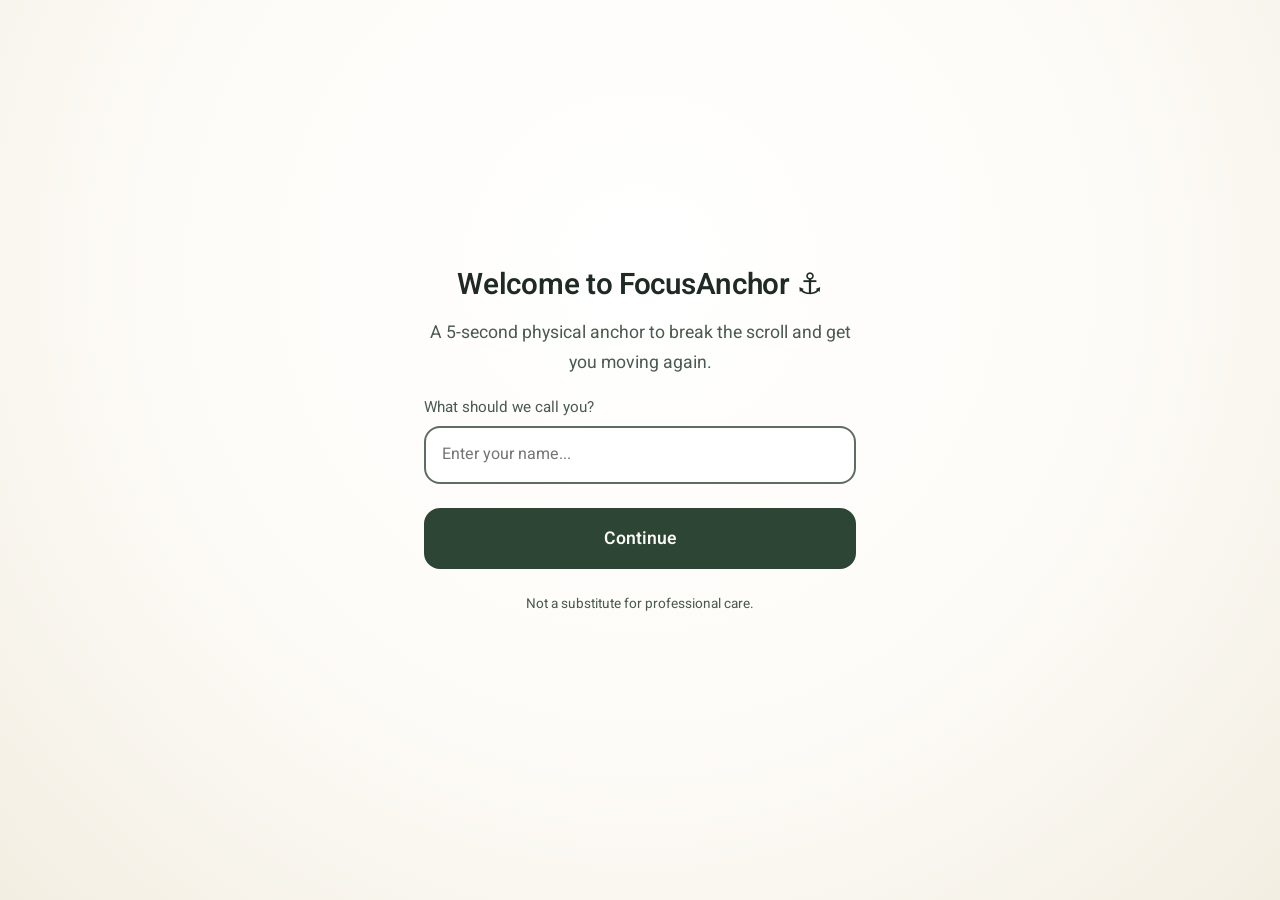
<file: index.html>
<!DOCTYPE html>
<html lang="en" dir="ltr">
<head>
    <meta charset="UTF-8">
    <meta name="viewport" content="width=device-width, initial-scale=1.0">
    <meta name="theme-color" content="#FDFBF7">
    <title>FocusAnchor ⚓</title>
    <link rel="stylesheet" href="styles.css">
</head>
<body>

    <!-- Screen 1: welcome and name -->
    <section id="screen-welcome" class="screen active">
        <h1>Welcome to FocusAnchor ⚓</h1>
        <p>A 5-second physical anchor to break the scroll and get you moving again.</p>

        <form id="welcome-form" novalidate>
            <div class="input-group">
                <label for="username-input">What should we call you?</label>
                <input type="text" id="username-input" placeholder="Enter your name..." maxlength="30" autocomplete="given-name" aria-describedby="name-error">
                <p id="name-error" class="field-error" role="alert" hidden>Please enter your name to continue.</p>
            </div>
            <button type="submit" id="welcome-next-btn">Continue</button>
        </form>
        <p class="disclaimer">Not a substitute for professional care.</p>
    </section>

    <!-- Screen 2: intervention and sensory grounding -->
    <section id="screen-intervention" class="screen">
        <!-- Text injected dynamically (rotating warm messages) -->
        <h2 id="intervention-title"></h2>
        <p id="intervention-desc"></p>

        <!-- Touch anchor (the central circle) -->
        <div class="anchor-container">
            <button id="touch-anchor" aria-label="Hold to anchor for 5 seconds">
                <!-- Progress ring: fills over 5 seconds while the anchor is held -->
                <svg class="progress-ring" viewBox="0 0 100 100" aria-hidden="true">
                    <circle class="progress-ring__track" cx="50" cy="50" r="46"></circle>
                    <circle class="progress-ring__bar" cx="50" cy="50" r="46" pathLength="100"></circle>
                </svg>
                <span id="countdown-timer">5</span>
            </button>
        </div>

        <p class="hint-text">Hold your finger on the anchor</p>
        <button type="button" id="change-name-btn" class="link-btn">Change name</button>
    </section>

    <!-- Screen 3: micro-action prompt -->
    <section id="screen-action" class="screen">
        <h2>Anchor locked. Stay with your body for a moment.</h2>
        <p>Try this if it feels right. Skipping is fine.</p>

        <div class="task-card">
            <p class="task-eyebrow">A small step</p>
            <p id="grounding-task" class="task-text" aria-live="polite"></p>
            <div id="task-extra"></div>
        </div>
        <p id="unlock-note" class="unlock-note" role="status"></p>

        <button type="button" id="reroll-btn">Give me another</button>
        <button id="reset-btn">Done, thanks</button>
    </section>

    <!-- Screen 4: completion -->
    <section id="screen-complete" class="screen">
        <svg class="sprout" viewBox="0 0 200 200" aria-hidden="true">
            <g class="sparkle s1"><path d="M38 70l4 10 10 4-10 4-4 10-4-10-10-4 10-4z"/></g>
            <g class="sparkle s2"><path d="M160 52l3 8 8 3-8 3-3 8-3-8-8-3 8-3z"/></g>
            <g class="sparkle s3"><path d="M168 112l3 7 7 3-7 3-3 7-3-7-7-3 7-3z"/></g>
            <g class="sway">
                <g class="plant">
                    <path class="stem" d="M100 150V92"/>
                    <g class="leaf leaf-l"><path d="M100 118C80 114 67 101 65 84C84 84 98 96 100 118Z"/></g>
                    <g class="leaf leaf-r"><path d="M100 102C120 98 133 85 135 68C116 68 102 80 100 102Z"/></g>
                </g>
            </g>
            <path class="pot" d="M68 148h64l-8 38H76z"/>
            <rect class="pot-rim" x="62" y="140" width="76" height="12" rx="6"/>
            <circle class="face" cx="88" cy="164" r="2.5"/>
            <circle class="face" cx="112" cy="164" r="2.5"/>
            <path class="smile" d="M92 172q8 6 16 0"/>
        </svg>
        <h2>Nicely done.</h2>
        <p id="complete-message" class="complete-message" aria-live="polite"></p>
        <button type="button" id="again-btn" class="link-btn">Do another</button>
    </section>

    <script src="pacer.js"></script>
    <script src="app.js"></script>
</body>
</html>
</file>
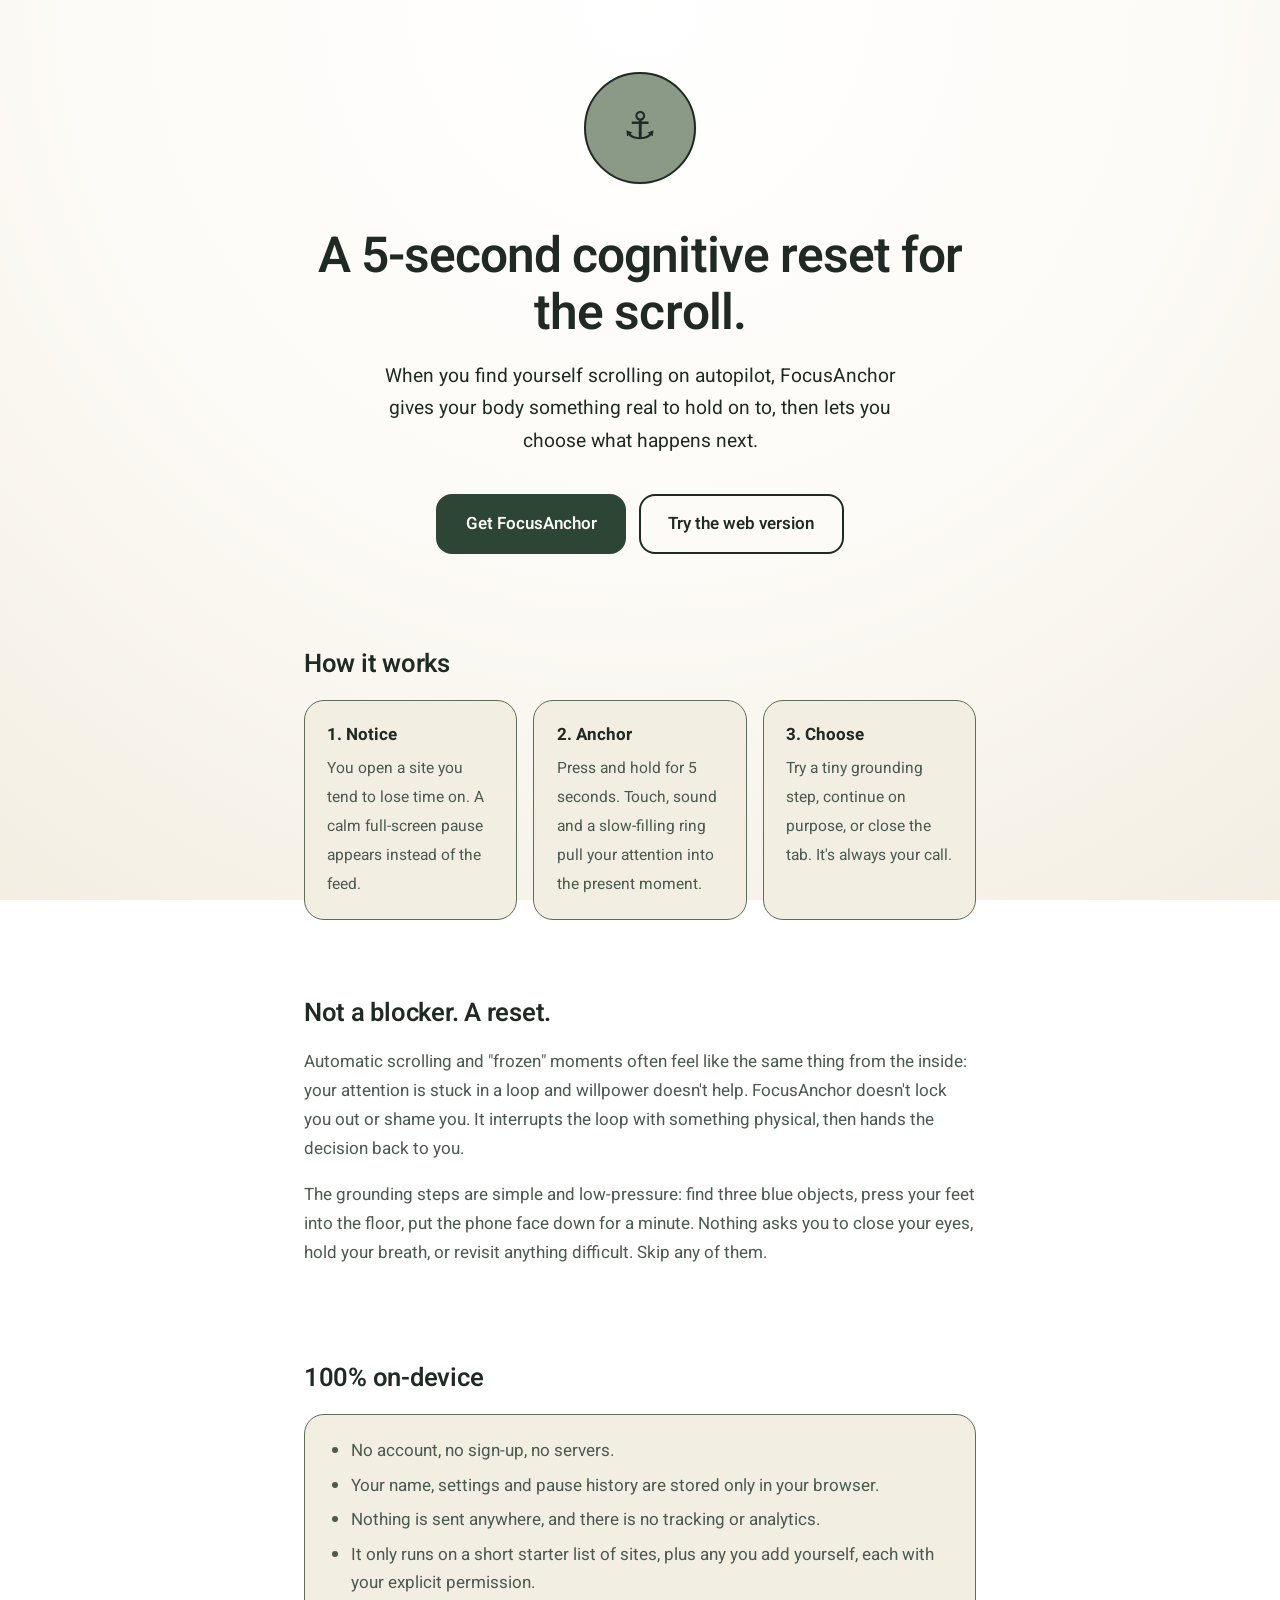
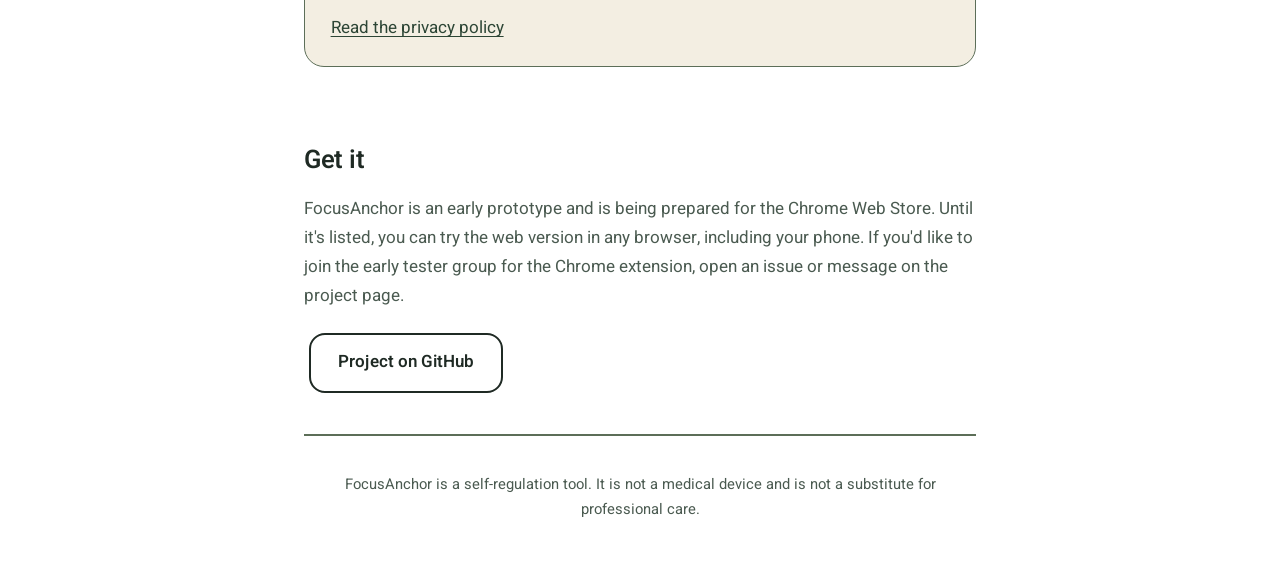
<file: landing/index.html>
<!DOCTYPE html>
<html lang="en" dir="ltr">
<head>
    <meta charset="UTF-8">
    <meta name="viewport" content="width=device-width, initial-scale=1.0">
    <title>FocusAnchor: a cognitive reset for the scroll</title>
    <meta name="description" content="A 5-second sensory anchor that interrupts the automatic scroll and brings you back to the present. 100% on-device.">
    <meta name="theme-color" content="#FDFBF7">
    <style>
        @font-face { font-family: 'Heebo'; font-style: normal; font-weight: 100 900; font-display: swap; src: url('../fonts/heebo-latin.woff2') format('woff2'); }
        :root { color-scheme: light; --cream:#FDFBF7; --cream-deep:#F3EEE2; --sage:#8A9A86; --sage-deep:#5C6E58; --forest:#2C4535; --ink:#1F2A24; --ink-soft:#4A5A50; }
        * { box-sizing: border-box; }
        html { scroll-behavior: smooth; }
        body { margin:0; background: radial-gradient(circle at 50% 0%, #FFFFFF 0%, var(--cream) 50%, var(--cream-deep) 100%); background-attachment: fixed; color:var(--ink); font:17px/1.7 'Heebo',system-ui,-apple-system,'Segoe UI',Roboto,sans-serif; -webkit-font-smoothing:antialiased; }
        a { color: var(--forest); text-underline-offset: 3px; }
        a:focus-visible, .cta:focus-visible { outline:3px solid var(--ink); outline-offset:3px; }

        .wrap { max-width: 720px; margin: 0 auto; padding: 0 1.5rem; }
        header.hero { padding: 4.5rem 0 3rem; text-align: center; }
        h1 { margin: 0 0 1.1rem; font-size: clamp(2rem, 6vw, 3.1rem); font-weight: 600; line-height: 1.15; letter-spacing: -0.02em; }
        h2 { margin: 0 0 0.8rem; font-size: 1.6rem; font-weight: 600; letter-spacing: -0.01em; }
        p { margin: 0 0 1.1rem; color: var(--ink-soft); }
        .lead { font-size: 1.2rem; color: var(--ink); max-width: 34rem; margin: 0 auto 2rem; }
        .orb { position: relative; width: 112px; height: 112px; margin: 0 auto 2.75rem; display: grid; place-items: center; }
        .orb .halo { position: absolute; inset: 0; border-radius: 50%; background: var(--sage); opacity: .3; animation: breathe 7s ease-in-out infinite; will-change: transform, opacity; }
        .orb .halo + .halo { animation-delay: -3.5s; }
        .orb .disc { position: relative; width: 100%; height: 100%; border-radius: 50%; background: var(--sage); border: 2px solid var(--ink); display: grid; place-items: center; font-size: 2.4rem; }
        @keyframes breathe { 0%,100% { transform: scale(1); opacity: .34; } 50% { transform: scale(1.4); opacity: .1; } }
        .cta { display:inline-block; min-height: 52px; padding:.85rem 1.7rem; margin:.3rem; border-radius:16px; border:2px solid var(--ink); font-weight:600; text-decoration:none; transition: transform .18s ease, opacity .18s ease, background-color .18s ease; }
        .cta:hover { transform: scale(1.02); }
        .cta:active { transform: scale(.97); opacity: .85; }
        .cta.primary { background:var(--forest); border-color:var(--forest); color:var(--cream); }
        .cta.secondary { background:transparent; color:var(--ink); }
        .cta.secondary:hover { background: var(--cream-deep); }
        section { padding: 2.25rem 0; }
        .steps { display:grid; gap:1rem; grid-template-columns: repeat(auto-fit, minmax(190px, 1fr)); padding:0; list-style:none; margin:0; }
        .steps li { background:var(--cream-deep); border:1.5px solid var(--sage-deep); border-radius:20px; padding:1.25rem 1.4rem; }
        .steps strong { display:block; color:var(--ink); margin-bottom:.3rem; }
        .steps span { color:var(--ink-soft); font-size:.97rem; }
        .card { background:var(--cream-deep); border:1.5px solid var(--sage-deep); border-radius:20px; padding:1.4rem 1.6rem; }
        .card p:last-child { margin-bottom:0; }
        ul.plain { margin:0 0 1rem; padding-left:1.25rem; color:var(--ink-soft); }
        ul.plain li + li { margin-top:.35rem; }
        footer { padding: 2.25rem 0 3.5rem; text-align:center; border-top:2px solid var(--sage-deep); font-size:.92rem; }
        footer p { font-size: .92rem; margin: 0; }
        @media (prefers-reduced-motion: reduce) { .orb .halo { animation: none; } html { scroll-behavior: auto; } .cta { transition: none; } .cta:hover, .cta:active { transform: none; } }
    </style>
</head>
<body>
    <div class="wrap">
        <header class="hero">
            <div class="orb" aria-hidden="true"><span class="halo"></span><span class="halo"></span><span class="disc">⚓</span></div>
            <h1>A 5-second cognitive reset for the scroll.</h1>
            <p class="lead">When you find yourself scrolling on autopilot, FocusAnchor gives your body something real to hold on to, then lets you choose what happens next.</p>
            <a class="cta primary" href="#install">Get FocusAnchor</a>
            <a class="cta secondary" href="../">Try the web version</a>
        </header>

        <section aria-labelledby="how">
            <h2 id="how">How it works</h2>
            <ol class="steps">
                <li><strong>1. Notice</strong><span>You open a site you tend to lose time on. A calm full-screen pause appears instead of the feed.</span></li>
                <li><strong>2. Anchor</strong><span>Press and hold for 5 seconds. Touch, sound and a slow-filling ring pull your attention into the present moment.</span></li>
                <li><strong>3. Choose</strong><span>Try a tiny grounding step, continue on purpose, or close the tab. It's always your call.</span></li>
            </ol>
        </section>

        <section aria-labelledby="why">
            <h2 id="why">Not a blocker. A reset.</h2>
            <p>Automatic scrolling and "frozen" moments often feel like the same thing from the inside: your attention is stuck in a loop and willpower doesn't help. FocusAnchor doesn't lock you out or shame you. It interrupts the loop with something physical, then hands the decision back to you.</p>
            <p>The grounding steps are simple and low-pressure: find three blue objects, press your feet into the floor, put the phone face down for a minute. Nothing asks you to close your eyes, hold your breath, or revisit anything difficult. Skip any of them.</p>
        </section>

        <section aria-labelledby="privacy">
            <h2 id="privacy">100% on-device</h2>
            <div class="card">
                <ul class="plain">
                    <li>No account, no sign-up, no servers.</li>
                    <li>Your name, settings and pause history are stored only in your browser.</li>
                    <li>Nothing is sent anywhere, and there is no tracking or analytics.</li>
                    <li>It only runs on a short starter list of sites, plus any you add yourself, each with your explicit permission.</li>
                </ul>
                <p><a href="privacy.html">Read the privacy policy</a></p>
            </div>
        </section>

        <section aria-labelledby="install">
            <h2 id="install">Get it</h2>
            <p>FocusAnchor is an early prototype and is being prepared for the Chrome Web Store. Until it's listed, you can try the web version in any browser, including your phone. If you'd like to join the early tester group for the Chrome extension, open an issue or message on the project page.</p>
            <a class="cta secondary" href="https://github.com/mat1505455-max/focus-anchor-MVP">Project on GitHub</a>
        </section>

        <footer>
            <p>FocusAnchor is a self-regulation tool. It is not a medical device and is not a substitute for professional care.</p>
        </footer>
    </div>
</body>
</html>
</file>
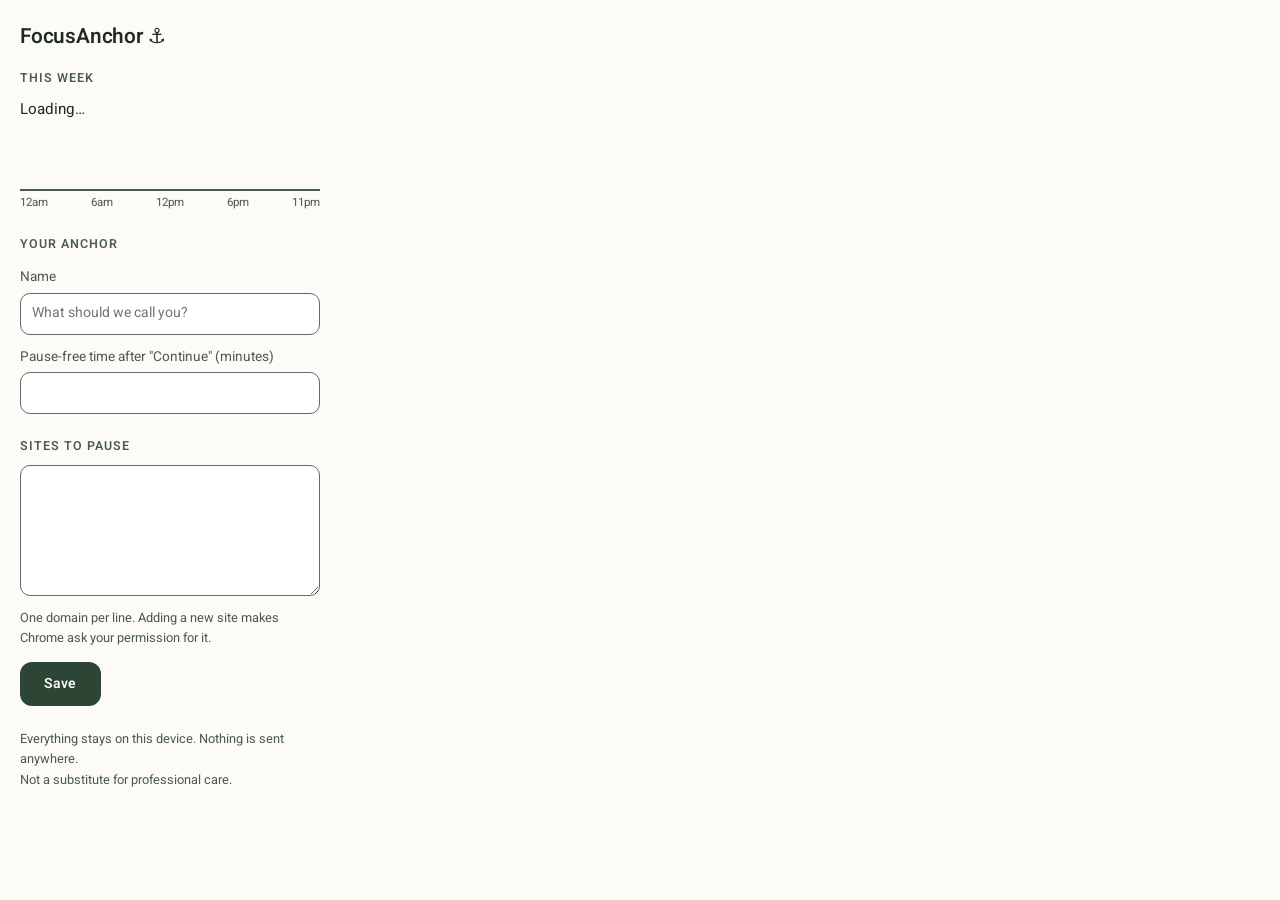
<file: extension/popup.html>
<!DOCTYPE html>
<html lang="en" dir="ltr">
<head>
    <meta charset="UTF-8">
    <title>FocusAnchor</title>
    <link rel="stylesheet" href="popup.css">
</head>
<body>
    <h1>FocusAnchor ⚓</h1>

    <section>
        <h2>This week</h2>
        <p id="summary" class="muted">Loading…</p>
        <div id="hours" class="hours" aria-label="Pauses by hour of day"></div>
        <div class="hours-axis"><span>12am</span><span>6am</span><span>12pm</span><span>6pm</span><span>11pm</span></div>
    </section>

    <section>
        <h2>Your anchor</h2>
        <label for="name">Name</label>
        <input id="name" type="text" maxlength="30" placeholder="What should we call you?" autocomplete="given-name">
        <label for="passMinutes">Pause-free time after "Continue" (minutes)</label>
        <input id="passMinutes" type="number" min="1" max="120">
    </section>

    <section>
        <h2>Sites to pause</h2>
        <textarea id="blocklist" rows="5" spellcheck="false" aria-label="One domain per line"></textarea>
        <p class="muted small">One domain per line. Adding a new site makes Chrome ask your permission for it.</p>
        <button id="save" type="button">Save</button>
        <span id="saved" class="muted small" role="status" hidden>Saved</span>
    </section>

    <p class="muted small">Everything stays on this device. Nothing is sent anywhere.<br>Not a substitute for professional care.</p>

    <script src="popup.js"></script>
</body>
</html>
</file>
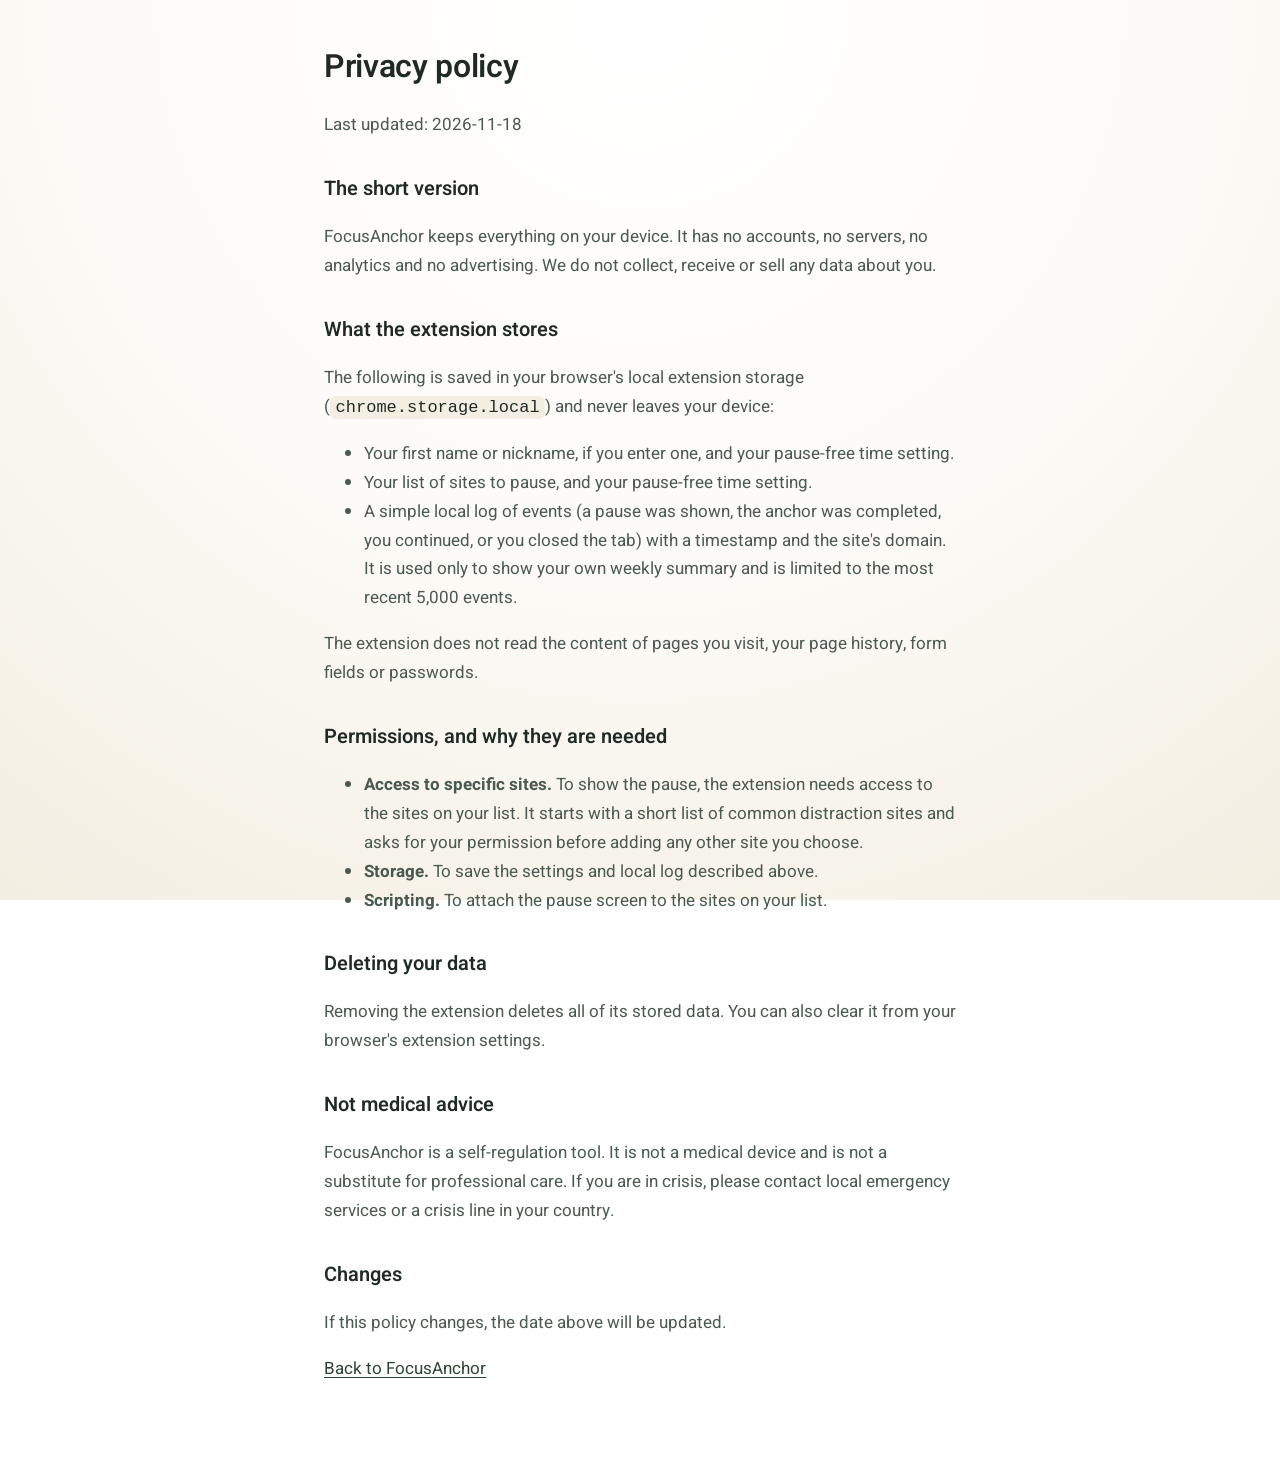
<file: landing/privacy.html>
<!DOCTYPE html>
<html lang="en" dir="ltr">
<head>
    <meta charset="UTF-8">
    <meta name="viewport" content="width=device-width, initial-scale=1.0">
    <title>FocusAnchor privacy policy</title>
    <meta name="theme-color" content="#FDFBF7">
    <style>
        @font-face { font-family: 'Heebo'; font-style: normal; font-weight: 100 900; font-display: swap; src: url('../fonts/heebo-latin.woff2') format('woff2'); }
        :root { color-scheme: light; --cream:#FDFBF7; --cream-deep:#F3EEE2; --sage:#8A9A86; --sage-deep:#5C6E58; --forest:#2C4535; --ink:#1F2A24; --ink-soft:#4A5A50; }
        * { box-sizing: border-box; }
        html { scroll-behavior: smooth; }
        body { margin:0; background: radial-gradient(circle at 50% 0%, #FFFFFF 0%, var(--cream) 50%, var(--cream-deep) 100%); background-attachment: fixed; color:var(--ink); font:17px/1.7 'Heebo',system-ui,-apple-system,'Segoe UI',Roboto,sans-serif; -webkit-font-smoothing:antialiased; }
        a { color: var(--forest); text-underline-offset: 3px; }
        a:focus-visible, .cta:focus-visible { outline:3px solid var(--ink); outline-offset:3px; }

        main { max-width: 680px; margin: 0 auto; padding: 2.5rem 1.5rem 4rem; }
        h1 { font-size: 2rem; font-weight: 600; letter-spacing: -0.01em; margin: 0 0 .5rem; }
        h2 { font-size: 1.25rem; font-weight: 600; margin: 2rem 0 .5rem; }
        p, li { color: var(--ink-soft); }
        code { background: var(--cream-deep); padding: .1rem .35rem; border-radius: 6px; color: var(--ink); }
    </style>
</head>
<body>
<main>
    <h1>Privacy policy</h1>
    <p>Last updated: 2026-11-18</p>

    <h2>The short version</h2>
    <p>FocusAnchor keeps everything on your device. It has no accounts, no servers, no analytics and no advertising. We do not collect, receive or sell any data about you.</p>

    <h2>What the extension stores</h2>
    <p>The following is saved in your browser's local extension storage (<code>chrome.storage.local</code>) and never leaves your device:</p>
    <ul>
        <li>Your first name or nickname, if you enter one, and your pause-free time setting.</li>
        <li>Your list of sites to pause, and your pause-free time setting.</li>
        <li>A simple local log of events (a pause was shown, the anchor was completed, you continued, or you closed the tab) with a timestamp and the site's domain. It is used only to show your own weekly summary and is limited to the most recent 5,000 events.</li>
    </ul>
    <p>The extension does not read the content of pages you visit, your page history, form fields or passwords.</p>

    <h2>Permissions, and why they are needed</h2>
    <ul>
        <li><strong>Access to specific sites.</strong> To show the pause, the extension needs access to the sites on your list. It starts with a short list of common distraction sites and asks for your permission before adding any other site you choose.</li>
        <li><strong>Storage.</strong> To save the settings and local log described above.</li>
        <li><strong>Scripting.</strong> To attach the pause screen to the sites on your list.</li>
    </ul>

    <h2>Deleting your data</h2>
    <p>Removing the extension deletes all of its stored data. You can also clear it from your browser's extension settings.</p>

    <h2>Not medical advice</h2>
    <p>FocusAnchor is a self-regulation tool. It is not a medical device and is not a substitute for professional care. If you are in crisis, please contact local emergency services or a crisis line in your country.</p>

    <h2>Changes</h2>
    <p>If this policy changes, the date above will be updated.</p>

    <p><a href="./">Back to FocusAnchor</a></p>
</main>
</body>
</html>
</file>
<file: styles.css>
/* Heebo, bundled locally (no font CDN requests) */
@font-face {
    font-family: "Heebo";
    font-style: normal;
    font-weight: 100 900;
    font-display: swap;
    src: url("fonts/heebo-latin.woff2") format("woff2");
}

/* ==========================================
   1. DESIGN TOKENS & RESET
   Cream / sage design system, shared with the Chrome extension.
   Contrast on cream (#FDFBF7): ink 14:1, ink-soft 7:1, cream-on-forest 10:1.
   Sage (#8A9A86) is ~2.9:1 on cream, so it is only used as a fill next to an
   ink outline or ink text, never as the only cue.
   ========================================== */
:root {
    color-scheme: light;
    --cream: #FDFBF7;
    --cream-deep: #F3EEE2;
    --sage: #8A9A86;
    --sage-deep: #5C6E58;
    --forest: #2C4535;
    --ink: #1F2A24;
    --ink-soft: #4A5A50;
    --field-border: #5E6D63;
    --error: #8A1C1C;
    --radius: 16px;
    --anchor-size: 200px;
}

*,
*::before,
*::after {
    box-sizing: border-box;
}

html,
body {
    height: 100%;
    margin: 0;
}

body {
    background: radial-gradient(circle at 50% 30%, #FFFFFF 0%, var(--cream) 55%, var(--cream-deep) 100%);
    background-attachment: fixed;
    color: var(--ink);
    font-family: "Heebo", system-ui, -apple-system, "Segoe UI", Roboto, Arial, sans-serif;
    line-height: 1.6;
    -webkit-tap-highlight-color: transparent;
    -webkit-font-smoothing: antialiased;
}

h1,
h2 {
    margin: 0 0 0.9rem;
    font-weight: 600;
    letter-spacing: -0.01em;
    line-height: 1.25;
    color: var(--ink);
}

h1 { font-size: 1.85rem; }
h2 { font-size: 1.6rem; }

p {
    margin: 0 0 1.1rem;
    font-size: 1.1rem;
    line-height: 1.7;
    color: var(--ink-soft);
}

/* ==========================================
   2. SCREENS
   ========================================== */
.screen {
    display: none;
    min-height: 100dvh;
    padding: 2rem 1.5rem;
    max-width: 480px;
    margin: 0 auto;
    flex-direction: column;
    justify-content: center;
    text-align: center;
}

.screen.active {
    display: flex;
    animation: screen-in 0.5s ease-out;
}

@keyframes screen-in {
    from { opacity: 0; transform: translateY(12px); }
    to   { opacity: 1; transform: translateY(0); }
}

/* ==========================================
   3. BUTTONS & INPUTS
   Minimal, 52px+ targets; state changes use scale and opacity only.
   ========================================== */
button {
    font: inherit;
    color: inherit;
    cursor: pointer;
    border: 2px solid var(--ink);
    transition: transform 0.18s ease, opacity 0.18s ease, background-color 0.18s ease;
}

button:hover { transform: scale(1.02); }
button:active { transform: scale(0.97); opacity: 0.85; }

button:focus-visible,
input:focus-visible {
    outline: 3px solid var(--ink);
    outline-offset: 3px;
}

.input-group {
    margin-bottom: 1.5rem;
    text-align: start;
}

.input-group label {
    display: block;
    margin-bottom: 0.4rem;
    color: var(--ink-soft);
    font-size: 0.95rem;
}

.input-group input {
    width: 100%;
    padding: 0.9rem 1rem;
    font: inherit;
    font-size: 1rem; /* 16px+ prevents iOS zoom on focus */
    color: var(--ink);
    background: #FFFFFF;
    border: 2px solid var(--field-border);
    border-radius: var(--radius);
}

.link-btn {
    margin-top: 1rem;
    padding: 0.5rem;
    min-height: 44px;
    background: none;
    border-color: transparent;
    color: var(--ink-soft);
    font-size: 1rem;
    text-decoration: underline;
    text-underline-offset: 4px;
}

.field-error {
    margin: 0.5rem 0 0;
    font-size: 0.95rem;
    font-weight: 600;
    color: var(--error);
}

.field-error::before {
    content: "\26A0\00a0";
}

/* Primary: solid forest. Secondary: ink outline. */
#welcome-next-btn,
#reroll-btn {
    min-height: 56px;
    padding: 0.9rem 1.5rem;
    font-weight: 600;
    font-size: 1.1rem;
    color: var(--cream);
    background: var(--forest);
    border-color: var(--forest);
    border-radius: var(--radius);
}

#reset-btn {
    min-height: 56px;
    padding: 0.9rem 1.5rem;
    font-weight: 600;
    font-size: 1.1rem;
    color: var(--ink);
    background: transparent;
    border-radius: var(--radius);
}

#reset-btn:hover { background: var(--cream-deep); }

#welcome-next-btn {
    width: 100%;
}

/* ==========================================
   4. ANCHOR (screen 3)
   The halos breathe with transform + opacity only. The button's touch handling
   (touch-action, user-select) is deliberately untouched.
   ========================================== */
.anchor-container {
    position: relative;
    display: flex;
    justify-content: center;
    align-items: center;
    height: calc(var(--anchor-size) * 1.5);
    margin: 0.5rem 0;
}

.anchor-container::before,
.anchor-container::after {
    content: "";
    position: absolute;
    inset: 0;
    margin: auto;
    width: var(--anchor-size);
    height: var(--anchor-size);
    border-radius: 50%;
    background: var(--sage);
    opacity: 0.3;
    pointer-events: none;
    will-change: transform, opacity;
    animation: breathe 7s ease-in-out infinite;
}

.anchor-container::after {
    animation-delay: -3.5s;
}

@keyframes breathe {
    0%, 100% { transform: scale(1); opacity: 0.34; }
    50%      { transform: scale(1.35); opacity: 0.1; }
}

#touch-anchor {
    position: relative;
    z-index: 1;
    width: var(--anchor-size);
    height: var(--anchor-size);
    padding: 0;
    border-radius: 50%;
    background: var(--sage);
    border: 2px solid var(--ink);
    color: var(--ink);
    /* Keep the hold gesture from triggering scroll, zoom, text selection or the long-press menu */
    touch-action: none;
    user-select: none;
    -webkit-user-select: none;
    -webkit-touch-callout: none;
}

#touch-anchor:hover { transform: none; }
#touch-anchor:active { transform: scale(0.96); opacity: 1; }
#touch-anchor:focus-visible { outline-offset: 8px; }

/* Progress ring: a 5s linear fill while held, snaps back instantly on release */
.progress-ring {
    position: absolute;
    inset: 0;
    width: 100%;
    height: 100%;
    transform: rotate(-90deg);
    pointer-events: none;
}

.progress-ring circle {
    fill: none;
    stroke-width: 5;
}

.progress-ring__track {
    stroke: var(--ink);
    opacity: 0.18;
}

.progress-ring__bar {
    stroke: var(--ink);
    stroke-linecap: round;
    stroke-dasharray: 100;
    stroke-dashoffset: 100;
}

#touch-anchor.holding .progress-ring__bar {
    stroke-dashoffset: 0;
    transition: stroke-dashoffset 5s linear;
}

/* One visible ripple per second (the iPhone stand-in for vibration): transform + opacity only */
#touch-anchor::after {
    content: "";
    position: absolute;
    inset: -2px;
    border-radius: 50%;
    border: 2px solid var(--sage-deep);
    opacity: 0;
    pointer-events: none;
}

#touch-anchor.beat::after {
    animation: beat 0.5s ease-out;
}

@keyframes beat {
    0%   { transform: scale(1); opacity: 0.7; }
    100% { transform: scale(1.35); opacity: 0; }
}

#countdown-timer {
    position: relative;
    font-size: 4.2rem;
    font-weight: 700;
    color: var(--ink);
    pointer-events: none;
}

.hint-text {
    min-height: 1.7em;
    font-size: 1rem;
    color: var(--ink);
}

/* ==========================================
   5. ACTION SCREEN (screen 4)
   ========================================== */
[hidden] { display: none !important; }

/* Task card: the warm focal point of the screen */
.task-card {
    display: flex;
    flex-direction: column;
    align-items: center;
    gap: 1.1rem;
    margin: 0 0 1rem;
    padding: 2rem 1.5rem 1.75rem;
    background: #F7EEDB;
    border: 1.5px solid var(--sage-deep);
    border-radius: 28px;
    box-shadow: 0 10px 30px rgba(92, 110, 88, 0.14);
}

.task-card p { margin: 0; }

.task-eyebrow {
    font-size: 0.8rem !important;
    font-weight: 600;
    letter-spacing: 0.1em;
    text-transform: uppercase;
    color: var(--ink-soft) !important;
}

.task-text {
    font-size: clamp(1.5rem, 6vw, 1.85rem) !important;
    font-weight: 500;
    line-height: 1.45 !important;
    color: var(--ink) !important;
}

.unlock-note {
    min-height: 1.7em;
    margin: 0 0 1rem;
    font-size: 1rem;
    color: var(--ink);
}

#task-extra {
    width: 100%;
    display: flex;
    flex-direction: column;
    align-items: center;
}

/* Primary button used inside the task card (I did it / Start) */
.primary {
    min-height: 56px;
    padding: 0.8rem 1.5rem;
    width: min(16rem, 100%);
    font-weight: 600;
    font-size: 1.1rem;
    color: var(--cream);
    background: var(--forest);
    border-color: var(--forest);
    border-radius: var(--radius);
}

/* Secondary: ink outline (e.g. "I did it", "Start") so the primary stays the single solid CTA */
.secondary {
    min-height: 56px;
    padding: 0.8rem 1.5rem;
    width: min(16rem, 100%);
    font-weight: 600;
    font-size: 1.1rem;
    color: var(--ink);
    background: transparent;
    border-radius: var(--radius);
}

.secondary:hover { background: var(--cream-deep); }

.primary:disabled,
.secondary:disabled {
    cursor: default;
    opacity: 0.65;
    transform: none;
}

.secondary:disabled:hover { background: transparent; }

/* Guided timer / breathing pacer. The circle moves with transform only. */
.pacer {
    width: 100%;
    display: flex;
    flex-direction: column;
    align-items: center;
    gap: 0.5rem;
}

.pacer p { margin: 0; }

.pacer-visual {
    position: relative;
    display: grid;
    place-items: center;
    width: 160px;
    height: 160px;
}

.pacer-circle {
    position: absolute;
    inset: 0;
    border-radius: 50%;
    background: var(--sage);
    border: 2px solid var(--ink);
    will-change: transform;
}

.pacer-count {
    position: relative;
    font-size: 3.1rem;
    font-weight: 700;
    color: var(--ink);
}

.pacer-phase {
    min-height: 1.6em;
    font-size: 1.35rem !important;
    font-weight: 600;
    color: var(--ink) !important;
}

.pacer-note {
    min-height: 1.5em;
    font-size: 0.95rem !important;
    color: var(--ink-soft) !important;
}

.pacer-bar {
    width: min(18rem, 100%);
    height: 8px;
    margin-bottom: 0.5rem;
    border-radius: 999px;
    background: rgba(31, 42, 36, 0.15);
    overflow: hidden;
}

.pacer-bar-fill {
    display: block;
    width: 100%;
    height: 100%;
    background: var(--ink);
    transform-origin: left;
    transform: scaleX(0);
}

#reroll-btn {
    display: block;
    width: 100%;
    margin: 0 0 0.75rem;
}

#reset-btn {
    width: 100%;
}

.disclaimer {
    margin-top: 1.5rem;
    font-size: 0.85rem;
    color: var(--ink-soft);
}

/* ==========================================
   5b. COMPLETION SCREEN (screen 4)
   Playful sprout, drawn in the palette. Everything animates with transform/opacity only;
   fill-mode "both" means reduced-motion users (animation ~0ms) still land on the finished picture.
   ========================================== */
.complete-message {
    max-width: 22rem;
    margin: 0 auto 1.25rem;
    font-size: 1.35rem;
    font-weight: 500;
    line-height: 1.5;
    color: var(--ink);
}

.sprout {
    width: min(220px, 62vw);
    height: auto;
    margin: 0 auto 0.5rem;
    overflow: visible;
}

.sprout path,
.sprout rect,
.sprout circle {
    stroke-linecap: round;
    stroke-linejoin: round;
}

.sprout .pot       { fill: #F7EEDB; stroke: var(--ink); stroke-width: 3; }
.sprout .pot-rim   { fill: var(--cream-deep); stroke: var(--ink); stroke-width: 3; }
.sprout .face      { fill: var(--ink); }
.sprout .smile     { fill: none; stroke: var(--ink); stroke-width: 2.5; }
.sprout .stem      { fill: none; stroke: var(--ink); stroke-width: 4; }
.sprout .leaf path { fill: var(--sage); stroke: var(--ink); stroke-width: 3; }
.sprout .sparkle path { fill: var(--sage-deep); }

.sprout .plant {
    transform-origin: 100px 150px;
    animation: sprout-grow 1s cubic-bezier(0.22, 1, 0.36, 1) both;
}

.sprout .sway {
    transform-origin: 100px 150px;
    animation: sprout-sway 4.5s ease-in-out 1.4s infinite both;
}

.sprout .leaf-l {
    transform-origin: 100px 118px;
    animation: leaf-pop 0.6s cubic-bezier(0.34, 1.56, 0.64, 1) 0.8s both;
}

.sprout .leaf-r {
    transform-origin: 100px 102px;
    animation: leaf-pop 0.6s cubic-bezier(0.34, 1.56, 0.64, 1) 1s both;
}

.sprout .sparkle {
    transform-box: fill-box;
    transform-origin: center;
    animation: twinkle 2.4s ease-in-out infinite both;
}

.sprout .s1 { animation-delay: 1.2s; }
.sprout .s2 { animation-delay: 1.8s; }
.sprout .s3 { animation-delay: 2.4s; }

@keyframes sprout-grow {
    from { transform: scaleY(0); }
    to   { transform: scaleY(1); }
}

@keyframes leaf-pop {
    from { transform: scale(0); }
    to   { transform: scale(1); }
}

@keyframes sprout-sway {
    0%, 100% { transform: rotate(0deg); }
    50%      { transform: rotate(2.5deg); }
}

@keyframes twinkle {
    0%, 100% { opacity: 1; transform: scale(1); }
    50%      { opacity: 0.25; transform: scale(0.6); }
}

/* ==========================================
   6. ACCESSIBILITY & SMALL SCREENS
   ========================================== */
@media (max-width: 360px) {
    :root { --anchor-size: 170px; }
    h1 { font-size: 1.55rem; }
}

@media (prefers-reduced-motion: reduce) {
    *,
    *::before,
    *::after {
        animation-duration: 0.01ms !important;
        animation-iteration-count: 1 !important;
        transition-duration: 0.01ms !important;
    }
}
</file>
<file: extension/popup.css>
/* Same design system as the overlay. Contrast on cream (#FDFBF7): ink 14:1, ink-soft 7:1, forest 10:1.
   Sage is only used as a fill next to an ink outline or text, never as the sole cue. */
@font-face {
    font-family: "Heebo";
    font-style: normal;
    font-weight: 100 900;
    font-display: swap;
    src: url("fonts/heebo-latin.woff2") format("woff2");
}

:root {
    color-scheme: light;
    --cream: #FDFBF7;
    --cream-deep: #F3EEE2;
    --sage: #8A9A86;
    --sage-deep: #5C6E58;
    --forest: #2C4535;
    --ink: #1F2A24;
    --ink-soft: #4A5A50;
    --field-border: #5E6D63;
}
* { box-sizing: border-box; }
body {
    width: 340px; margin: 0; padding: 1.25rem;
    background: var(--cream); color: var(--ink);
    font: 14px/1.6 "Heebo", system-ui, -apple-system, 'Segoe UI', Roboto, 'Helvetica Neue', sans-serif;
    -webkit-font-smoothing: antialiased;
}
h1 { margin: 0 0 1rem; font-size: 1.3rem; font-weight: 600; letter-spacing: -0.01em; }
h2 { margin: 0 0 0.5rem; font-size: 0.78rem; font-weight: 600; text-transform: uppercase; letter-spacing: 0.08em; color: var(--ink-soft); }
section { margin-bottom: 1.4rem; }

label { display: block; margin: 0.75rem 0 0.25rem; font-size: 0.85rem; color: var(--ink-soft); }
input, select, textarea {
    width: 100%; padding: 0.55rem 0.7rem; font: inherit; color: var(--ink);
    background: #FFFFFF; border: 1.5px solid var(--field-border); border-radius: 10px;
}
textarea { resize: vertical; }
input:focus-visible, select:focus-visible, textarea:focus-visible,
button:focus-visible { outline: 3px solid var(--ink); outline-offset: 2px; }

button {
    margin-top: 0.6rem; min-height: 44px; padding: 0.55rem 1.4rem;
    font: inherit; font-weight: 600; color: var(--cream);
    background: var(--forest); border: 2px solid var(--forest); border-radius: 12px; cursor: pointer;
    transition: transform 0.18s ease, opacity 0.18s ease;
}
button:hover { opacity: 0.92; transform: scale(1.02); }
button:active { opacity: 0.85; transform: scale(0.97); }

.muted { margin: 0.25rem 0; color: var(--ink-soft); }
.small { font-size: 0.8rem; }
#summary { color: var(--ink); font-size: 0.95rem; }
#saved { margin-left: 0.5rem; color: var(--ink); }

/* Hour chart: bar height plus a visible outline, so it never depends on color */
.hours { display: flex; align-items: flex-end; gap: 2px; height: 60px; margin-top: 0.6rem; padding-bottom: 2px; border-bottom: 2px solid var(--ink-soft); }
.hours .bar { flex: 1; min-height: 3px; background: var(--sage); border: 1.5px solid var(--ink); border-bottom: 0; border-radius: 3px 3px 0 0; }
.hours .bar.empty { background: none; border: 0; border-top: 2px solid var(--ink-soft); opacity: 0.5; }
.hours-axis { display: flex; justify-content: space-between; margin-top: 3px; font-size: 0.72rem; color: var(--ink-soft); }

@media (prefers-reduced-motion: reduce) {
    button, button:hover, button:active { transition: none; transform: none; }
}
</file>
